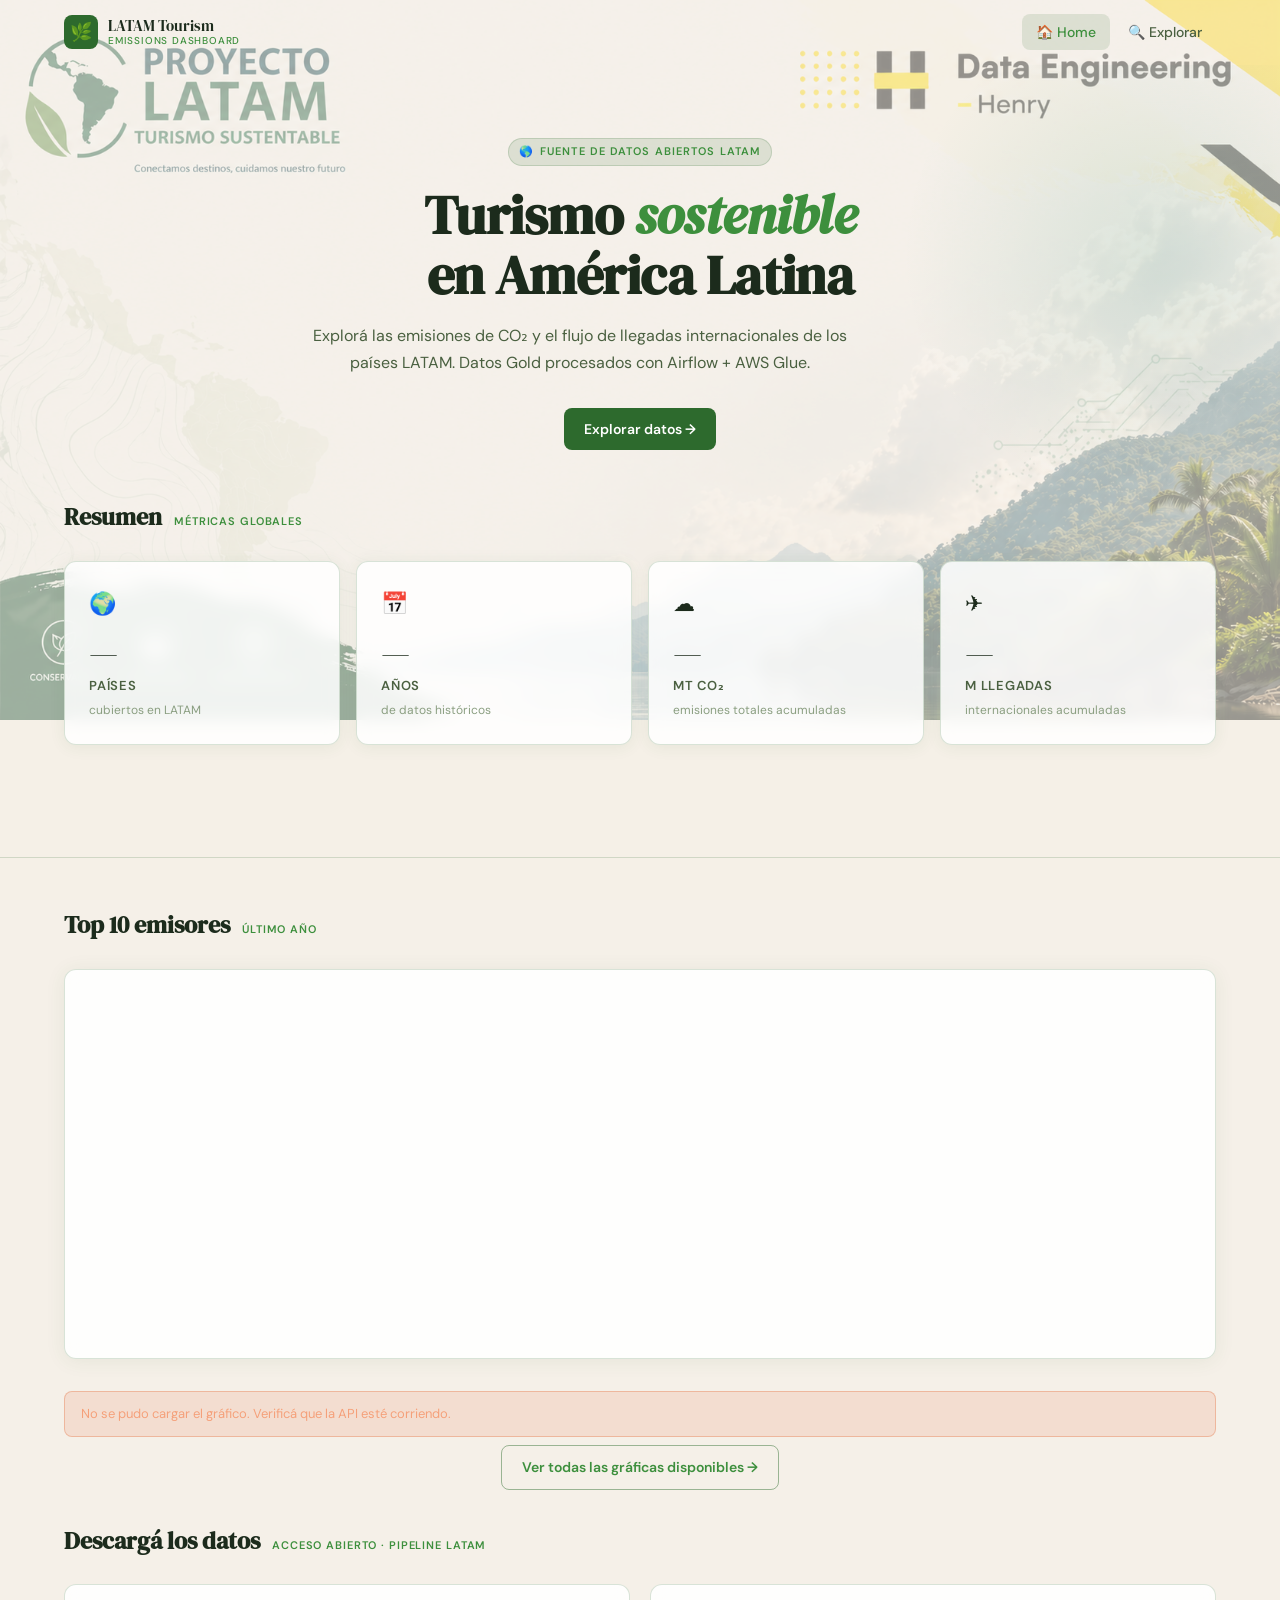
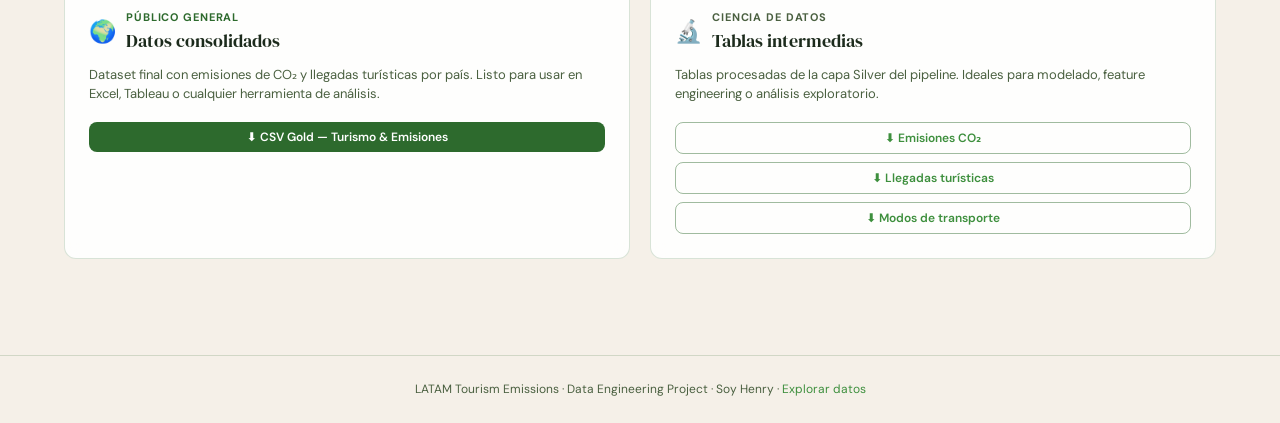
<file: api_turismo_sustentable/frontend/index.html>
<!DOCTYPE html>
<html lang="es">
<head>
  <meta charset="UTF-8" />
  <meta name="viewport" content="width=device-width, initial-scale=1.0" />
  <title>LATAM Tourism Emissions</title>
  <link rel="stylesheet" href="css/style.css" />
  <!-- Plotly -->
  <script src="https://cdn.plot.ly/plotly-2.32.0.min.js" defer></script>
  <!-- App scripts -->
  <script src="js/config.js" defer></script>
  <script src="js/main.js" defer></script>
</head>
<body>

  <!-- ── Nav ─────────────────────────────────────────────────────────────── -->
  <nav>
    <div class="container nav-inner">
      <a href="index.html" class="nav-brand">
        <div class="nav-brand-icon">🌿</div>
        <div class="nav-brand-text">
          LATAM Tourism
          <span>Emissions Dashboard</span>
        </div>
      </a>
      <ul class="nav-links">
        <li><a href="index.html" class="active">🏠 Home</a></li>
        <li><a href="explorar.html">🔍 Explorar</a></li>
      </ul>
    </div>
  </nav>

  <!-- ── Hero ────────────────────────────────────────────────────────────── -->
   <section class="hero">
    <div class="container">
      <div style="max-width: 680px; margin: 0 auto; text-align: center;">
        <div class="hero-label fade-up" style="justify-content: center;">
          <span>🌎</span> Fuente de datos abiertos LATAM
        </div>
        <h1 class="fade-up">
          Turismo <em>sostenible</em><br />en América Latina
        </h1>
        <p class="fade-up">
          Explorá las emisiones de CO₂ y el flujo de llegadas internacionales
          de los países LATAM. Datos Gold procesados con Airflow + AWS Glue.
        </p>
        <a href="explorar.html" class="btn btn-primary fade-up">
          Explorar datos →
        </a>
      </div>
    </div>
  </section>

  <!-- ── Metric Cards ─────────────────────────────────────────────────────── -->
  <section style="padding: 0 0 16px;">
    <div class="container">
      <div class="section-header">
        <h2 class="section-title">Resumen</h2>
        <span class="section-tag">Métricas globales</span>
      </div>

      <div class="cards-grid" id="cards-grid">
        <!-- Se renderizan desde main.js -->
        <div class="metric-card fade-up" id="card-countries">
          <span class="card-icon">🌍</span>
          <div class="card-value" id="val-countries">—</div>
          <div class="card-label">Países</div>
          <div class="card-sublabel">cubiertos en LATAM</div>
        </div>

        <div class="metric-card fade-up" id="card-years">
          <span class="card-icon">📅</span>
          <div class="card-value" id="val-years">—</div>
          <div class="card-label">Años</div>
          <div class="card-sublabel">de datos históricos</div>
        </div>

        <div class="metric-card fade-up" id="card-co2">
          <span class="card-icon">☁️</span>
          <div class="card-value" id="val-co2">—</div>
          <div class="card-label">Mt CO₂</div>
          <div class="card-sublabel">emisiones totales acumuladas</div>
        </div>

        <div class="metric-card fade-up" id="card-arrivals">
          <span class="card-icon">✈️</span>
          <div class="card-value" id="val-arrivals">—</div>
          <div class="card-label">M llegadas</div>
          <div class="card-sublabel">internacionales acumuladas</div>
        </div>
      </div>
    </div>
  </section>

  <hr class="divider" />

  <!-- ── Top 10 Chart ─────────────────────────────────────────────────────── -->
  <section style="padding: 0 0 32px;">
    <div class="container">
      <div class="section-header">
        <h2 class="section-title">Top 10 emisores</h2>
        <span class="section-tag" id="chart-year-tag">último año</span>
      </div>

      <div class="chart-wrapper" id="chart-wrapper">
        <div id="chart-container"></div>
      </div>

      <div class="error-msg" id="chart-error">
        No se pudo cargar el gráfico. Verificá que la API esté corriendo.
      </div>

      <div style="text-align:center; margin-top:8px;">
        <a href="explorar.html" class="btn btn-outline">
          Ver todas las gráficas disponibles →
        </a>
      </div>
    </div>
  </section>

  <!-- ── Descarga de datos ──────────────────────────────────────────────────── -->
  <section style="padding: 0 0 48px;">
    <div class="container">
      <div class="section-header">
        <h2 class="section-title">Descargá los datos</h2>
        <span class="section-tag">Acceso abierto · Pipeline LATAM</span>
      </div>
 
      <div style="display: grid; grid-template-columns: 1fr 1fr; gap: 20px; margin-top: 8px;">
 
        <!-- Bloque Gold → público general -->
        <div style="background: rgba(255,255,255,0.88); border: 1px solid var(--border); border-radius: var(--radius); padding: 24px; backdrop-filter: blur(8px);">
          <div style="display: flex; align-items: center; gap: 10px; margin-bottom: 10px;">
            <span style="font-size: 22px;">🌍</span>
            <div>
              <div style="font-size: 11px; font-weight: 700; letter-spacing: 0.08em; text-transform: uppercase; color: var(--teal);">Público general</div>
              <div style="font-family: var(--font-display); font-size: 1.1rem; color: var(--text);">Datos consolidados</div>
            </div>
          </div>
          <p style="font-size: 13px; color: var(--text-muted); margin-bottom: 18px; line-height: 1.5;">
            Dataset final con emisiones de CO₂ y llegadas turísticas por país. Listo para usar en Excel, Tableau o cualquier herramienta de análisis.
          </p>
          <button class="btn btn-primary btn-sm" onclick="downloadCSV('gold')" id="btn-gold" style="width: 100%; justify-content: center;">
            ⬇️ CSV Gold — Turismo &amp; Emisiones
          </button>
        </div>
 
        <!-- Bloque Silver → ciencia de datos -->
        <div style="background: rgba(255,255,255,0.88); border: 1px solid var(--border); border-radius: var(--radius); padding: 24px; backdrop-filter: blur(8px);">
          <div style="display: flex; align-items: center; gap: 10px; margin-bottom: 10px;">
            <span style="font-size: 22px;">🔬</span>
            <div>
              <div style="font-size: 11px; font-weight: 700; letter-spacing: 0.08em; text-transform: uppercase; color: var(--text-muted);">Ciencia de datos</div>
              <div style="font-family: var(--font-display); font-size: 1.1rem; color: var(--text);">Tablas intermedias</div>
            </div>
          </div>
          <p style="font-size: 13px; color: var(--text-muted); margin-bottom: 18px; line-height: 1.5;">
            Tablas procesadas de la capa Silver del pipeline. Ideales para modelado, feature engineering o análisis exploratorio.
          </p>
          <div style="display: flex; flex-direction: column; gap: 8px;">
            <button class="btn btn-outline btn-sm" onclick="downloadCSV('silver_co2')" id="btn-silver_co2" style="justify-content: center;">
              ⬇️ Emisiones CO₂
            </button>
            <button class="btn btn-outline btn-sm" onclick="downloadCSV('silver_arrivals')" id="btn-silver_arrivals" style="justify-content: center;">
              ⬇️ Llegadas turísticas
            </button>
            <button class="btn btn-outline btn-sm" onclick="downloadCSV('silver_transport')" id="btn-silver_transport" style="justify-content: center;">
              ⬇️ Modos de transporte
            </button>
          </div>
        </div>
 
      </div>
 
      <div id="download-error" class="error-msg" style="margin-top: 16px;"></div>
    </div>
  </section>
  <!-- ── Footer ────────────────────────────────────────────────────────────── -->
  <footer>
    <div class="container">
      <p>
        LATAM Tourism Emissions · Data Engineering Project ·
        Soy Henry ·
        <a href="explorar.html">Explorar datos</a>
      </p>
    </div>
  </footer>

</body>
</html>
</file>
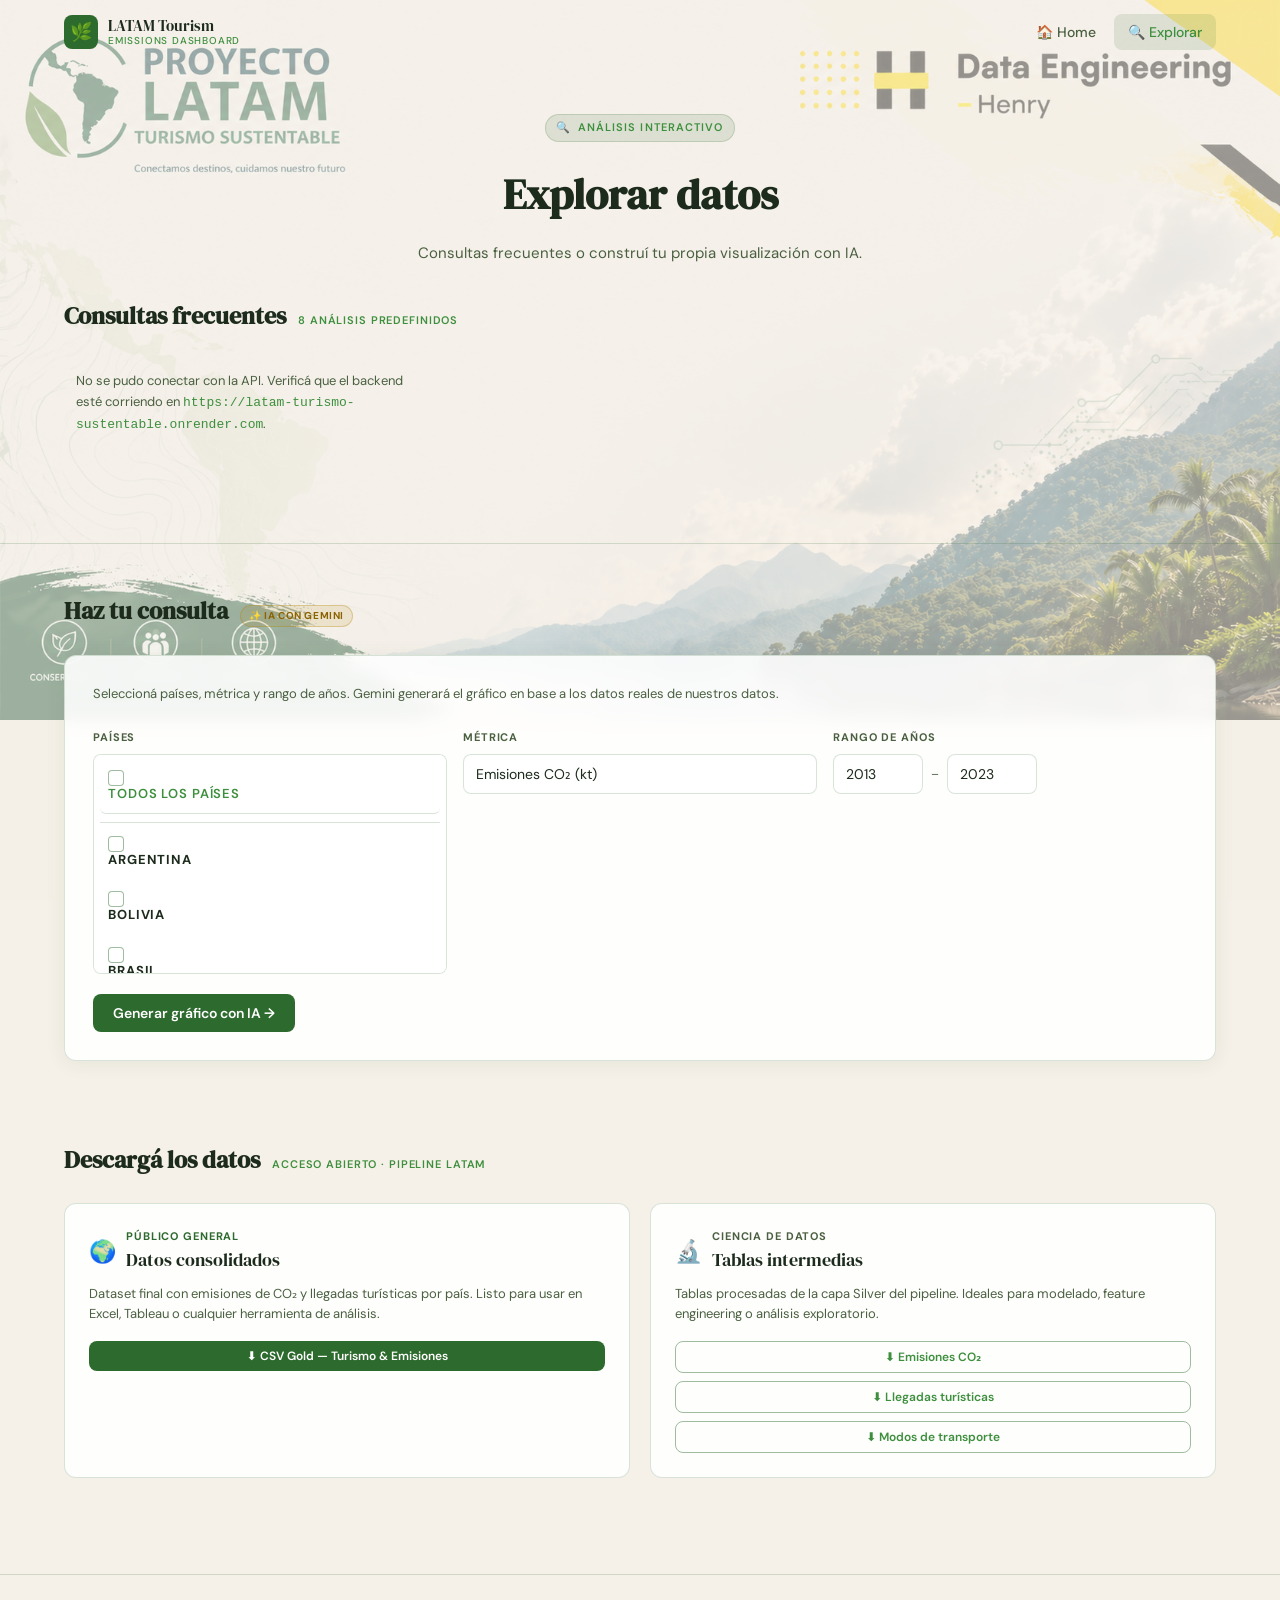
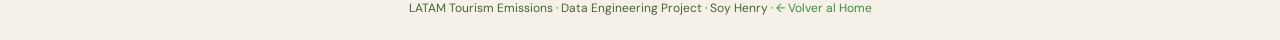
<file: api_turismo_sustentable/frontend/explorar.html>
<!DOCTYPE html>
<html lang="es">
<head>
  <meta charset="UTF-8" />
  <meta name="viewport" content="width=device-width, initial-scale=1.0" />
  <title>Explorar — LATAM Tourism Emissions</title>
  <link rel="stylesheet" href="css/style.css" />
  <script src="https://cdn.plot.ly/plotly-2.32.0.min.js" defer></script>
  <script src="js/config.js" defer></script>
  <script src="js/explorar.js" defer></script>
</head>
<body>

  <!-- ── Nav ─────────────────────────────────────────────────────────────── -->
  <nav>
    <div class="container nav-inner">
      <a href="index.html" class="nav-brand">
        <div class="nav-brand-icon">🌿</div>
        <div class="nav-brand-text">
          LATAM Tourism
          <span>Emissions Dashboard</span>
        </div>
      </a>
      <ul class="nav-links">
        <li><a href="index.html">🏠 Home</a></li>
        <li><a href="explorar.html" class="active">🔍 Explorar</a></li>
      </ul>
    </div>
  </nav>

  <!-- ── Page header ─────────────────────────────────────────────────────── -->
  <div style="padding: 48px 0 32px;">
    <div class="container">
      <div style="max-width: 680px; margin: 0 auto; text-align: center;">
        <div class="hero-label fade-up" style="justify-content: center;">
          <span>🔍</span> Análisis interactivo
        </div>
        <h1 style="font-family: var(--font-display); font-size: clamp(1.6rem, 4vw, 2.6rem); margin-bottom: 12px;" class="fade-up">
          Explorar datos
        </h1>
        <p style="color: var(--text-muted); font-size: 15px;" class="fade-up">
          Consultas frecuentes o construí tu propia visualización con IA.
        </p>
      </div>
    </div>
  </div>

  <!-- ══════════════════════════════════════════════════════════════════════ -->
  <!-- SECCIÓN A — Preguntas fijas                                           -->
  <!-- ══════════════════════════════════════════════════════════════════════ -->
  <section style="padding: 0 0 16px;">
    <div class="container">
      <div class="section-header">
        <h2 class="section-title">Consultas frecuentes</h2>
        <span class="section-tag">8 análisis predefinidos</span>
      </div>

      <!-- Cards de preguntas — se renderizan con JS -->
      <div class="questions-grid" id="questions-grid">
        <div style="color: var(--text-muted); font-size:13px; padding:12px;">
          Cargando preguntas...
        </div>
      </div>

      <!-- Área donde se muestra el gráfico de la pregunta elegida -->
      <div class="chart-area" id="fixed-chart-area">
        <div class="chart-area-header">
          <div>
            <h3 id="fixed-chart-title">—</h3>
            <p id="fixed-chart-desc"></p>
          </div>
          <button class="btn btn-outline btn-sm" id="close-fixed-chart">✕ Cerrar</button>
        </div>

        <!-- Filtro de año solo para Q1 -->
        <div id="year-filter" style="display:none; margin-bottom:16px;">
          <label style="font-size:12px; color:var(--text-muted); font-weight:600; letter-spacing:0.06em; text-transform:uppercase; display:block; margin-bottom:6px;">
            Año
          </label>
          <div style="display:flex; gap:10px; align-items:center; flex-wrap:wrap;">
            <select id="year-select" style="padding:8px 12px; background:var(--bg-surface); border:1px solid var(--border); border-radius:8px; color:var(--text); font-size:13px; min-width:100px;"></select>
            <button class="btn btn-primary btn-sm" id="apply-year-filter">Actualizar →</button>
          </div>
        </div>

        <div class="error-msg" id="fixed-chart-error">
          No se pudo cargar este gráfico.
        </div>

        <div id="fixed-chart-container" style="width:100%; min-height:360px;"></div>
      </div>
    </div>
  </section>

  <hr class="divider" />

  <!-- ══════════════════════════════════════════════════════════════════════ -->
  <!-- SECCIÓN B — Tu pregunta (Gemini custom query)                        -->
  <!-- ══════════════════════════════════════════════════════════════════════ -->
  <section style="padding: 0 0 48px;">
    <div class="container">
      <div class="section-header">
        <h2 class="section-title">Haz tu consulta</h2>
        <span class="badge badge-yellow">✨ IA con Gemini</span>
      </div>

      <div class="custom-section">
        <p class="subtitle">
          Seleccioná países, métrica y rango de años. Gemini generará el gráfico en base a los datos reales de nuestros datos.
        </p>

        <div class="form-grid">
          <!-- Países -->
          <div class="form-group">
            <label>Países</label>
            <div id="countries-select">
              <!-- Se pueblan con JS -->
            </div>
          </div>

          <!-- Métrica -->
          <div class="form-group">
            <label>Métrica</label>
            <select id="metric-select">
              <option value="co2">Emisiones CO₂ (kt)</option>
              <option value="arrivals">Llegadas internacionales</option>
              <option value="co2_per_capita">CO₂ per cápita</option>
              <option value="yoy">Crecimiento YoY (%)</option>
            </select>
          </div>

          <!-- Rango de años -->
          <div class="form-group">
            <label>Rango de años</label>
            <div class="range-row" style="flex-direction:column; align-items:flex-start; gap:8px;">
              <div style="display:flex; gap:8px; align-items:center; width:100%;">
                <input type="number" id="year-from" value="2013" min="2013" max="2023" style="width:90px;" />
                <span>–</span>
                <input type="number" id="year-to"   value="2023" min="2013" max="2023" style="width:90px;" />
              </div>
            </div>
          </div>
        </div>

        <button class="btn btn-primary" id="run-custom-btn">
          <span id="custom-btn-text">Generar gráfico con IA →</span>
          <span id="custom-btn-spinner" class="spinner" style="display:none;"></span>
        </button>

        <div class="error-msg" id="custom-error" style="margin-top:12px;"></div>
      </div>

      <!-- Resultado del custom query -->
      <div class="chart-area" id="custom-chart-area">
        <div class="chart-area-header">
          <div>
            <h3>Gráfico generado por IA</h3>
            <p style="font-size:12px; color:var(--text-muted);">
              Generado con gemini-3-flash-previewsh sobre datos Gold  LATAM.
            </p>
          </div>
          <button class="btn btn-outline btn-sm" id="close-custom-chart">✕ Cerrar</button>
        </div>
        <div id="custom-chart-container" style="width:100%; min-height:360px;"></div>
      </div>
    </div>
  </section>
 <!-- ── Descarga de datos ──────────────────────────────────────────────────── -->
  <section style="padding: 0 0 48px;">
    <div class="container">
      <div class="section-header">
        <h2 class="section-title">Descargá los datos</h2>
        <span class="section-tag">Acceso abierto · Pipeline LATAM</span>
      </div>
 
      <div style="display: grid; grid-template-columns: 1fr 1fr; gap: 20px; margin-top: 8px;">
 
        <!-- Bloque Gold → público general -->
        <div style="background: rgba(255,255,255,0.88); border: 1px solid var(--border); border-radius: var(--radius); padding: 24px; backdrop-filter: blur(8px);">
          <div style="display: flex; align-items: center; gap: 10px; margin-bottom: 10px;">
            <span style="font-size: 22px;">🌍</span>
            <div>
              <div style="font-size: 11px; font-weight: 700; letter-spacing: 0.08em; text-transform: uppercase; color: var(--teal);">Público general</div>
              <div style="font-family: var(--font-display); font-size: 1.1rem; color: var(--text);">Datos consolidados</div>
            </div>
          </div>
          <p style="font-size: 13px; color: var(--text-muted); margin-bottom: 18px; line-height: 1.5;">
            Dataset final con emisiones de CO₂ y llegadas turísticas por país. Listo para usar en Excel, Tableau o cualquier herramienta de análisis.
          </p>
          <button class="btn btn-primary btn-sm" onclick="downloadCSV('gold')" id="btn-gold" style="width: 100%; justify-content: center;">
            ⬇️ CSV Gold — Turismo &amp; Emisiones
          </button>
        </div>
 
        <!-- Bloque Silver → ciencia de datos -->
        <div style="background: rgba(255,255,255,0.88); border: 1px solid var(--border); border-radius: var(--radius); padding: 24px; backdrop-filter: blur(8px);">
          <div style="display: flex; align-items: center; gap: 10px; margin-bottom: 10px;">
            <span style="font-size: 22px;">🔬</span>
            <div>
              <div style="font-size: 11px; font-weight: 700; letter-spacing: 0.08em; text-transform: uppercase; color: var(--text-muted);">Ciencia de datos</div>
              <div style="font-family: var(--font-display); font-size: 1.1rem; color: var(--text);">Tablas intermedias</div>
            </div>
          </div>
          <p style="font-size: 13px; color: var(--text-muted); margin-bottom: 18px; line-height: 1.5;">
            Tablas procesadas de la capa Silver del pipeline. Ideales para modelado, feature engineering o análisis exploratorio.
          </p>
          <div style="display: flex; flex-direction: column; gap: 8px;">
            <button class="btn btn-outline btn-sm" onclick="downloadCSV('silver_co2')" id="btn-silver_co2" style="justify-content: center;">
              ⬇️ Emisiones CO₂
            </button>
            <button class="btn btn-outline btn-sm" onclick="downloadCSV('silver_arrivals')" id="btn-silver_arrivals" style="justify-content: center;">
              ⬇️ Llegadas turísticas
            </button>
            <button class="btn btn-outline btn-sm" onclick="downloadCSV('silver_transport')" id="btn-silver_transport" style="justify-content: center;">
              ⬇️ Modos de transporte
            </button>
          </div>
        </div>
 
      </div>
 
      <div id="download-error" class="error-msg" style="margin-top: 16px;"></div>
    </div>
  </section>
  <!-- ── Footer ────────────────────────────────────────────────────────────── -->
  <footer>
    <div class="container">
      <p>
        LATAM Tourism Emissions · Data Engineering Project ·
        Soy Henry ·
        <a href="index.html">← Volver al Home</a>
      </p>
    </div>
  </footer>

</body>
</html>
</file>
<file: api_turismo_sustentable/frontend/css/style.css>
/* ─── LATAM Tourism Emissions — Design System ────────────────────────────── */
@import url('https://fonts.googleapis.com/css2?family=DM+Serif+Display:ital@0;1&family=DM+Sans:wght@300;400;500;600&display=swap');

/*
  Paleta extraída del brief "Proyecto LATAM Turismo Sustentable":
  ─ Verde oscuro logo:  #2d6a2d
  ─ Verde oliva mapa:   #8faf4a
  ─ Verde teal acción:  #1a7f64
  ─ Amarillo Henry:     #f5c518
  ─ Fondo crema:        #f5f0e8
  ─ Crema oscuro card:  #ede8de
  ─ Texto oscuro:       #1c2b1c
*/

:root {
  /* ── Fondos ── */
  --bg:            #f5f0e8;          /* crema del brief */
  --bg-card:       #ffffff;
  --bg-surface:    #ede8de;          /* crema más oscuro */
  --bg-hover:      #e4dfd4;

  /* ── Marca LATAM ── */
  --teal:          #2d6a2d;          /* verde logo "PROYECTO LATAM" */
  --teal-light:    #3d8f3d;
  --teal-dim:      rgba(45, 106, 45, 0.12);
  --green-olive:   #8faf4a;          /* verde mapa/hoja */
  --yellow:        #f5c518;          /* amarillo "Henry" */
  --yellow-dim:    rgba(245, 197, 24, 0.15);
  --red-dim:       #e05c2a;

  /* ── Texto ── */
  --text:          #1c2b1c;          /* casi negro verdoso */
  --text-muted:    #4a6040;
  --text-dim:      #8a9e80;

  /* ── Bordes ── */
  --border:        rgba(45, 106, 45, 0.18);
  --border-bright: rgba(45, 106, 45, 0.45);

  /* ── Otros ── */
  --radius:        12px;
  --radius-sm:     8px;
  --shadow:        0 4px 24px rgba(45, 106, 45, 0.10);
  --font-display:  'DM Serif Display', Georgia, serif;
  --font-body:     'DM Sans', system-ui, sans-serif;
  --transition:    0.22s ease;
}

*, *::before, *::after { box-sizing: border-box; margin: 0; padding: 0; }

html { scroll-behavior: smooth; }

/*
  FONDO: imagen hosteada en tu servidor.
  Reemplazá la URL de abajo por la ruta real de tu fondo.png
  Ejemplos:
    Netlify:  url('https://tu-sitio.netlify.app/assets/fondo.png')
    Local:    url('../assets/fondo.png')
    S3:       url('https://latam-sustainability-datalake.s3.amazonaws.com/...')
*/
body {
  background-color: var(--bg);
  background-image: url('../assets/fondo.png');   /* ← reemplazá esta URL */
  background-size: 100% auto;
  background-position: center top;
  background-attachment: scroll;
  background-repeat: no-repeat;
  color:       var(--text);
  font-family: var(--font-body);
  font-size:   16px;
  line-height: 1.6;
  min-height:  100vh;
}

/* Overlay semitransparente sobre el fondo para que el texto sea legible */
body::before {
  content: '';
  position: absolute;
  inset: 0;
  background: rgba(245, 240, 232, 0.60);
  pointer-events: none;
  z-index: 0;
  min-height: 100%;
}

/* Todo el contenido encima del overlay */
body > * {
  position: relative;
  z-index: 1;
}

/* ─── Layout ──────────────────────────────────────────────────────────────── */
.container {
  max-width: 1200px;
  margin: 0 auto;
  padding: 0 24px;
}

/* ─── Nav ─────────────────────────────────────────────────────────────────── */
nav {
  position: relative;
  top: 0;
  z-index: 100;
  background: transparent;
  backdrop-filter: none;
  border-bottom: 1px solid transparent;
  padding: 14px 0;
  transition: background 0.3s ease, border-color 0.3s ease, box-shadow 0.3s ease;
  isolation: isolate;
}

nav.scrolled {
  position: sticky;
  background: rgba(245, 240, 232, 0.92);
  backdrop-filter: blur(12px);
  border-bottom: 1px solid var(--border);
  box-shadow: 0 2px 12px rgba(45,106,45,0.08);
}

.nav-inner {
  display: flex;
  align-items: center;
  justify-content: space-between;
  gap: 16px;
}

.nav-brand {
  display: flex;
  align-items: center;
  gap: 10px;
  text-decoration: none;
  color: var(--text);
}

.nav-brand-icon {
  width: 34px;
  height: 34px;
  border-radius: 8px;
  background: var(--teal);
  display: flex;
  align-items: center;
  justify-content: center;
  font-size: 18px;
  flex-shrink: 0;
}

.nav-brand-text {
  font-family: var(--font-display);
  font-size: 15px;
  line-height: 1.2;
}

.nav-brand-text span {
  display: block;
  font-size: 10px;
  font-family: var(--font-body);
  font-weight: 500;
  color: var(--teal-light);
  letter-spacing: 0.08em;
  text-transform: uppercase;
}

.nav-links {
  display: flex;
  gap: 4px;
  list-style: none;
}

.nav-links a {
  display: inline-flex;
  align-items: center;
  gap: 6px;
  padding: 7px 14px;
  border-radius: var(--radius-sm);
  color: var(--text-muted);
  text-decoration: none;
  font-size: 14px;
  font-weight: 500;
  transition: var(--transition);
}

.nav-links a:hover,
.nav-links a.active {
  background: var(--teal-dim);
  color: var(--teal-light);
}

/* ─── Hero / Header ───────────────────────────────────────────────────────── */
.hero {
  padding: 72px 0 48px;
  position: relative;
  overflow: hidden;
}

.hero::before {
  content: '';
  position: absolute;
  top: -60px;
  right: -120px;
  width: 500px;
  height: 500px;
  background: radial-gradient(circle, rgba(26,127,100,0.12) 0%, transparent 70%);
  pointer-events: none;
}

.hero-label {
  display: inline-flex;
  align-items: center;
  gap: 6px;
  font-size: 11px;
  font-weight: 600;
  letter-spacing: 0.1em;
  text-transform: uppercase;
  color: var(--teal-light);
  background: var(--teal-dim);
  border: 1px solid var(--border);
  padding: 4px 10px;
  border-radius: 20px;
  margin-bottom: 20px;
}

.hero h1 {
  font-family: var(--font-display);
  font-size: clamp(2rem, 5vw, 3.4rem);
  line-height: 1.1;
  letter-spacing: -0.01em;
  margin-bottom: 16px;
}

.hero h1 em {
  font-style: italic;
  color: var(--teal-light);
}

.hero p {
  font-size: 16px;
  color: var(--text-muted);
  max-width: 560px;
  line-height: 1.7;
  margin-bottom: 32px;
}

/* ─── Metric Cards ────────────────────────────────────────────────────────── */
.cards-grid {
  display: grid;
  grid-template-columns: repeat(auto-fit, minmax(220px, 1fr));
  gap: 16px;
  margin-bottom: 48px;
}

.metric-card {
  background: rgba(255, 255, 255, 0.85);
  border: 1px solid var(--border);
  border-radius: var(--radius);
  padding: 24px;
  position: relative;
  overflow: hidden;
  transition: var(--transition);
  backdrop-filter: blur(8px);
  box-shadow: 0 2px 16px rgba(45,106,45,0.08);
}

.metric-card::before {
  content: '';
  position: absolute;
  top: 0;
  left: 0;
  right: 0;
  height: 2px;
  background: linear-gradient(90deg, var(--teal), transparent);
  opacity: 0;
  transition: var(--transition);
}

.metric-card:hover {
  border-color: var(--border-bright);
  background: var(--bg-hover);
  transform: translateY(-2px);
}

.metric-card:hover::before { opacity: 1; }

.card-icon {
  font-size: 22px;
  margin-bottom: 14px;
  display: block;
}

.card-value {
  font-family: var(--font-display);
  font-size: 2.2rem;
  color: var(--text);
  line-height: 1;
  margin-bottom: 6px;
}

.card-label {
  font-size: 13px;
  font-weight: 600;
  letter-spacing: 0.06em;
  text-transform: uppercase;
  color: var(--text-muted);
}

.card-sublabel {
  font-size: 12px;
  color: var(--text-dim);
  margin-top: 4px;
}

/* ─── Section headings ────────────────────────────────────────────────────── */
.section-header {
  display: flex;
  align-items: baseline;
  gap: 12px;
  margin-bottom: 24px;
}

.section-title {
  font-family: var(--font-display);
  font-size: 1.5rem;
  color: var(--text);
}

.section-tag {
  font-size: 11px;
  font-weight: 600;
  letter-spacing: 0.08em;
  text-transform: uppercase;
  color: var(--teal-light);
}

/* ─── Chart container ─────────────────────────────────────────────────────── */
.chart-wrapper {
  background: rgba(255, 255, 255, 0.88);
  border: 1px solid var(--border);
  border-radius: var(--radius);
  padding: 24px;
  margin-bottom: 32px;
  min-height: 380px;
  position: relative;
  backdrop-filter: blur(8px);
  box-shadow: 0 2px 20px rgba(45,106,45,0.08);
}

.chart-wrapper.loading::after {
  content: 'Cargando...';
  position: absolute;
  inset: 0;
  display: flex;
  align-items: center;
  justify-content: center;
  color: var(--text-muted);
  font-size: 13px;
  border-radius: var(--radius);
  background: var(--bg-card);
}

#chart-container, #chart-container-explore {
  width: 100%;
  min-height: 340px;
}

/* ─── Buttons ─────────────────────────────────────────────────────────────── */
.btn {
  display: inline-flex;
  align-items: center;
  gap: 8px;
  padding: 10px 20px;
  border-radius: var(--radius-sm);
  font-family: var(--font-body);
  font-size: 14px;
  font-weight: 600;
  cursor: pointer;
  transition: var(--transition);
  border: none;
  text-decoration: none;
}

.btn-primary {
  background: var(--teal);
  color: #fff;
}

.btn-primary:hover {
  background: var(--teal-light);
  transform: translateY(-1px);
}

.btn-outline {
  background: transparent;
  color: var(--teal-light);
  border: 1px solid var(--border-bright);
}

.btn-outline:hover {
  background: var(--teal-dim);
}

.btn-sm {
  padding: 7px 14px;
  font-size: 12px;
}

.btn:disabled {
  opacity: 0.5;
  cursor: not-allowed;
  transform: none;
}

/* ─── Question cards ──────────────────────────────────────────────────────── */
.questions-grid {
  display: grid;
  grid-template-columns: repeat(auto-fill, minmax(280px, 1fr));
  gap: 14px;
  margin-bottom: 32px;
}

.q-card {
  background: rgba(255, 255, 255, 0.85);
  border: 1px solid var(--border);
  border-radius: var(--radius);
  padding: 20px;
  cursor: pointer;
  transition: var(--transition);
  position: relative;
  backdrop-filter: blur(6px);
  box-shadow: 0 2px 12px rgba(45,106,45,0.07);
}

.q-card:hover {
  border-color: var(--border-bright);
  background: var(--bg-hover);
  transform: translateY(-2px);
}

.q-card.active {
  border-color: var(--teal);
  background: var(--teal-dim);
}

.q-card.active::after {
  content: '✓';
  position: absolute;
  top: 12px;
  right: 14px;
  color: var(--teal-light);
  font-size: 14px;
}

.q-num {
  font-size: 12px;
  font-weight: 700;
  letter-spacing: 0.1em;
  color: var(--teal-light);
  margin-bottom: 8px;
}

.q-title {
  font-size: 15px;
  font-weight: 600;
  color: var(--text);
  margin-bottom: 6px;
  line-height: 1.3;
}

.q-desc {
  font-size: 13px;
  color: var(--text-muted);
  line-height: 1.5;
}

/* ─── Custom query form ───────────────────────────────────────────────────── */
.custom-section {
  background: rgba(255, 255, 255, 0.88);
  border: 1px solid var(--border);
  border-radius: var(--radius);
  padding: 28px;
  margin-bottom: 32px;
  backdrop-filter: blur(8px);
  box-shadow: 0 2px 20px rgba(45,106,45,0.08);
}

.custom-section h2 {
  font-family: var(--font-display);
  font-size: 1.3rem;
  margin-bottom: 8px;
}

.custom-section .subtitle {
  font-size: 13px;
  color: var(--text-muted);
  margin-bottom: 24px;
}

.form-grid {
  display: grid;
  grid-template-columns: 1fr 1fr 1fr;
  gap: 16px;
  margin-bottom: 20px;
}

@media (max-width: 720px) {
  .form-grid { grid-template-columns: 1fr; }
}

.form-group label {
  display: block;
  font-size: 11px;
  font-weight: 700;
  letter-spacing: 0.08em;
  text-transform: uppercase;
  color: var(--text-muted);
  margin-bottom: 8px;
}

.form-group select,
.form-group input[type="number"] {
  width: 100%;
  padding: 10px 12px;
  background: #fff;
  border: 1px solid var(--border);
  border-radius: var(--radius-sm);
  color: var(--text);
  font-family: var(--font-body);
  font-size: 14px;
  transition: var(--transition);
  appearance: none;
}

.form-group select:focus,
.form-group input:focus {
  outline: none;
  border-color: var(--teal);
  box-shadow: 0 0 0 3px var(--teal-dim);
}

/* ── Checkbox country list ────────────────────────────────────────────────── */
#countries-select {
  background: #fff;
  border: 1px solid var(--border);
  border-radius: var(--radius-sm);
  padding: 8px 6px;
  max-height: 220px;
  overflow-y: auto;
  scrollbar-width: thin;
  scrollbar-color: var(--teal-dim) transparent;
}

#countries-select::-webkit-scrollbar       { width: 5px; }
#countries-select::-webkit-scrollbar-thumb { background: var(--teal-dim); border-radius: 4px; }

.chk-item {
  display: flex;
  align-items: center;
  gap: 9px;
  padding: 7px 8px;
  border-radius: 6px;
  cursor: pointer;
  transition: background var(--transition);
  user-select: none;
}

.chk-item:hover { background: var(--teal-dim); }

.chk-all-item {
  border-bottom: 1px solid var(--border);
  margin-bottom: 4px;
  padding-bottom: 9px;
}

.chk-item input[type="checkbox"] {
  display: none;
}

.chk-box {
  width: 16px;
  height: 16px;
  min-width: 16px;
  border: 1.5px solid var(--border-bright);
  border-radius: 4px;
  background: #fff;
  transition: var(--transition);
  position: relative;
  display: flex;
  align-items: center;
  justify-content: center;
}

.chk-item input[type="checkbox"]:checked + .chk-box {
  background: var(--teal);
  border-color: var(--teal);
}

.chk-item input[type="checkbox"]:checked + .chk-box::after {
  content: '';
  display: block;
  width: 9px;
  height: 5px;
  border-left: 2px solid #fff;
  border-bottom: 2px solid #fff;
  transform: rotate(-45deg) translate(0px, -1px);
}

.chk-label {
  font-size: 13px;
  color: var(--text);
  line-height: 1.3;
}

.chk-all-item .chk-label {
  font-weight: 600;
  color: var(--teal-light);
}

.chk-divider {
  height: 1px;
  background: var(--border);
  margin: 2px 0 6px;
}

.range-row {
  display: flex;
  gap: 8px;
  align-items: center;
}

.range-row span {
  color: var(--text-muted);
  font-size: 12px;
}

/* ─── Inline chart area ───────────────────────────────────────────────────── */
.chart-area {
  display: none;
  background: rgba(255, 255, 255, 0.88);
  border: 1px solid var(--border);
  border-radius: var(--radius);
  padding: 24px;
  margin-bottom: 32px;
  backdrop-filter: blur(8px);
  box-shadow: 0 2px 20px rgba(45,106,45,0.08);
}

.chart-area.visible { display: block; }

.chart-area-header {
  display: flex;
  justify-content: space-between;
  align-items: flex-start;
  margin-bottom: 16px;
}

.chart-area-header h3 {
  font-family: var(--font-display);
  font-size: 1.1rem;
}

.chart-area-header p {
  font-size: 12px;
  color: var(--text-muted);
  margin-top: 4px;
}

/* ─── Error / spinner states ──────────────────────────────────────────────── */
.spinner {
  display: inline-block;
  width: 14px;
  height: 14px;
  border: 2px solid var(--teal-dim);
  border-top-color: var(--teal-light);
  border-radius: 50%;
  animation: spin 0.7s linear infinite;
}

@keyframes spin { to { transform: rotate(360deg); } }

.error-msg {
  background: rgba(224, 92, 42, 0.12);
  border: 1px solid rgba(224, 92, 42, 0.3);
  border-radius: var(--radius-sm);
  padding: 12px 16px;
  color: #f5a07a;
  font-size: 13px;
  display: none;
}

.error-msg.visible { display: block; }

/* ─── Footer ──────────────────────────────────────────────────────────────── */
footer {
  border-top: 1px solid var(--border);
  padding: 24px 0;
  margin-top: 48px;
  color: var(--text-muted);
  font-size: 12px;
  text-align: center;
  background: rgba(245, 240, 232, 0.9);
}

footer a {
  color: var(--teal-light);
  text-decoration: none;
}

/* ─── Page fade-in ────────────────────────────────────────────────────────── */
@keyframes fadeUp {
  from { opacity: 0; transform: translateY(16px); }
  to   { opacity: 1; transform: translateY(0); }
}

.fade-up {
  animation: fadeUp 0.5s ease forwards;
  opacity: 0;
}

.fade-up:nth-child(1) { animation-delay: 0.05s; }
.fade-up:nth-child(2) { animation-delay: 0.10s; }
.fade-up:nth-child(3) { animation-delay: 0.15s; }
.fade-up:nth-child(4) { animation-delay: 0.20s; }
.fade-up:nth-child(5) { animation-delay: 0.25s; }

/* ─── Divider ─────────────────────────────────────────────────────────────── */
.divider {
  border: none;
  border-top: 1px solid var(--border);
  margin: 48px 0;
}

/* ─── Pill badge ──────────────────────────────────────────────────────────── */
.badge {
  display: inline-flex;
  align-items: center;
  padding: 2px 8px;
  border-radius: 20px;
  font-size: 10px;
  font-weight: 700;
  letter-spacing: 0.06em;
  text-transform: uppercase;
}

.badge-teal { background: var(--teal-dim); color: var(--teal-light); border: 1px solid var(--border); }
.badge-yellow { background: rgba(180, 130, 0, 0.12); color: #8a6200; border: 1px solid rgba(180,130,0,0.3); }

/* ─── Download cards responsive ──────────────────────────────────────────── */
@media (max-width: 640px) {
  .download-grid {
    grid-template-columns: 1fr !important;
  }
}
</file>
